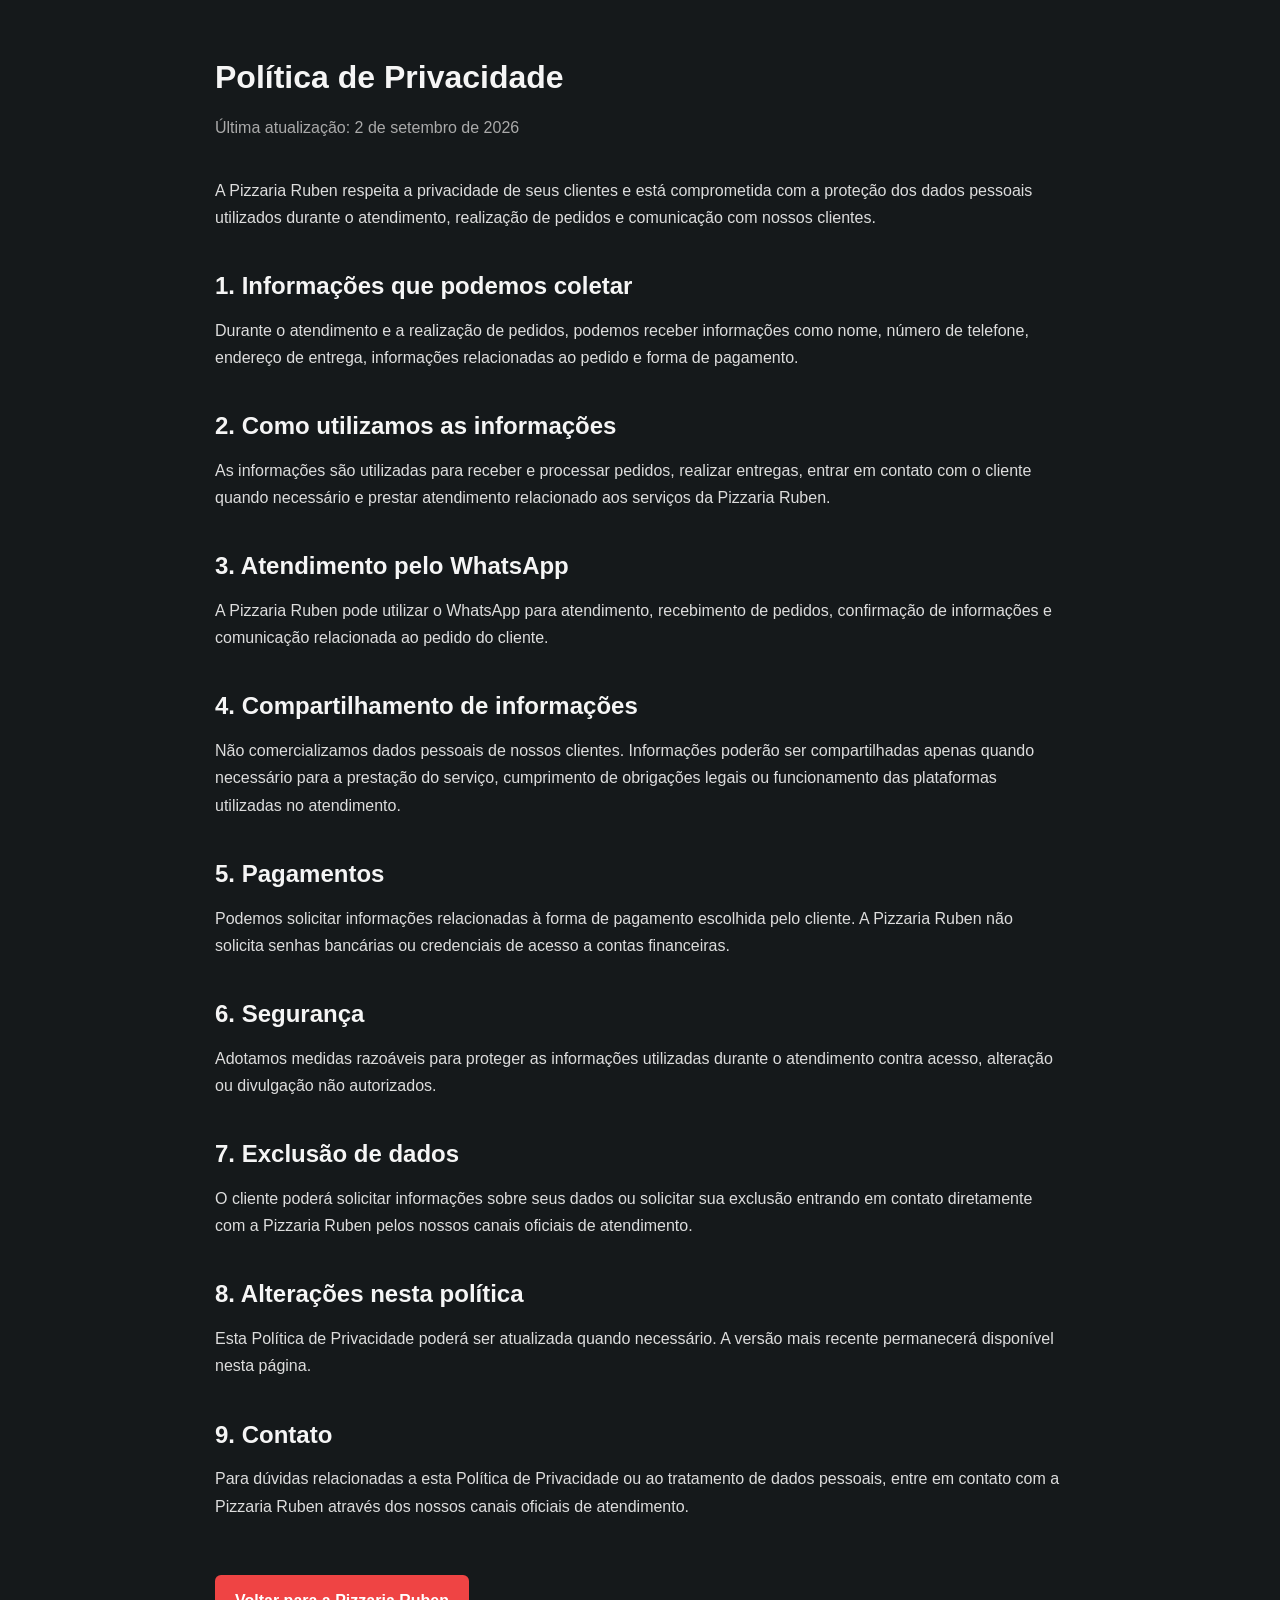
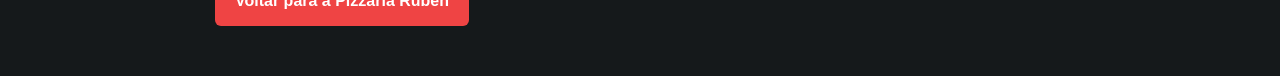
<file: politica-de-privacidade/index.html>
<!DOCTYPE html>
<html lang="pt-BR">
<head>
    <meta charset="UTF-8">
    <meta name="viewport" content="width=device-width, initial-scale=1.0">

    <title>Política de Privacidade | Pizzaria Ruben</title>

    <style>
        * {
            box-sizing: border-box;
            margin: 0;
            padding: 0;
        }

        body {
            background: #15191b;
            color: #f5f5f5;
            font-family: Arial, Helvetica, sans-serif;
            line-height: 1.7;
        }

        .container {
            max-width: 900px;
            margin: auto;
            padding: 50px 25px;
        }

        h1 {
            margin-bottom: 10px;
        }

        h2 {
            margin-top: 35px;
            margin-bottom: 10px;
        }

        p {
            margin-bottom: 15px;
            color: #dddddd;
        }

        .atualizacao {
            color: #aaaaaa;
            margin-bottom: 35px;
        }

        a {
            color: #ffffff;
        }

  .voltar {
    display: inline-block;
    margin-top: 40px;
    padding: 12px 20px;
    background: #ef4444;
    color: #ffffff;
    text-decoration: none;
    border-radius: 6px;
    font-weight: bold;
}

.voltar:hover {
    background: #dc2626;
}
    </style>
</head>

<body>

<div class="container">

    <h1>Política de Privacidade</h1>

    <p class="atualizacao">
        Última atualização: 2 de setembro de 2026
    </p>

    <p>
        A Pizzaria Ruben respeita a privacidade de seus clientes e está
        comprometida com a proteção dos dados pessoais utilizados durante
        o atendimento, realização de pedidos e comunicação com nossos clientes.
    </p>

    <h2>1. Informações que podemos coletar</h2>

    <p>
        Durante o atendimento e a realização de pedidos, podemos receber
        informações como nome, número de telefone, endereço de entrega,
        informações relacionadas ao pedido e forma de pagamento.
    </p>

    <h2>2. Como utilizamos as informações</h2>

    <p>
        As informações são utilizadas para receber e processar pedidos,
        realizar entregas, entrar em contato com o cliente quando necessário
        e prestar atendimento relacionado aos serviços da Pizzaria Ruben.
    </p>

    <h2>3. Atendimento pelo WhatsApp</h2>

    <p>
        A Pizzaria Ruben pode utilizar o WhatsApp para atendimento,
        recebimento de pedidos, confirmação de informações e comunicação
        relacionada ao pedido do cliente.
    </p>

    <h2>4. Compartilhamento de informações</h2>

    <p>
        Não comercializamos dados pessoais de nossos clientes.
        Informações poderão ser compartilhadas apenas quando necessário
        para a prestação do serviço, cumprimento de obrigações legais
        ou funcionamento das plataformas utilizadas no atendimento.
    </p>

    <h2>5. Pagamentos</h2>

    <p>
        Podemos solicitar informações relacionadas à forma de pagamento
        escolhida pelo cliente. A Pizzaria Ruben não solicita senhas
        bancárias ou credenciais de acesso a contas financeiras.
    </p>

    <h2>6. Segurança</h2>

    <p>
        Adotamos medidas razoáveis para proteger as informações utilizadas
        durante o atendimento contra acesso, alteração ou divulgação
        não autorizados.
    </p>

    <h2>7. Exclusão de dados</h2>

    <p>
        O cliente poderá solicitar informações sobre seus dados ou solicitar
        sua exclusão entrando em contato diretamente com a Pizzaria Ruben
        pelos nossos canais oficiais de atendimento.
    </p>

    <h2>8. Alterações nesta política</h2>

    <p>
        Esta Política de Privacidade poderá ser atualizada quando necessário.
        A versão mais recente permanecerá disponível nesta página.
    </p>

    <h2>9. Contato</h2>

    <p>
        Para dúvidas relacionadas a esta Política de Privacidade ou ao
        tratamento de dados pessoais, entre em contato com a Pizzaria Ruben
        através dos nossos canais oficiais de atendimento.
    </p>

    <a class="voltar" href="/">
        Voltar para a Pizzaria Ruben
    </a>

</div>

</body>
</html>
</file>
